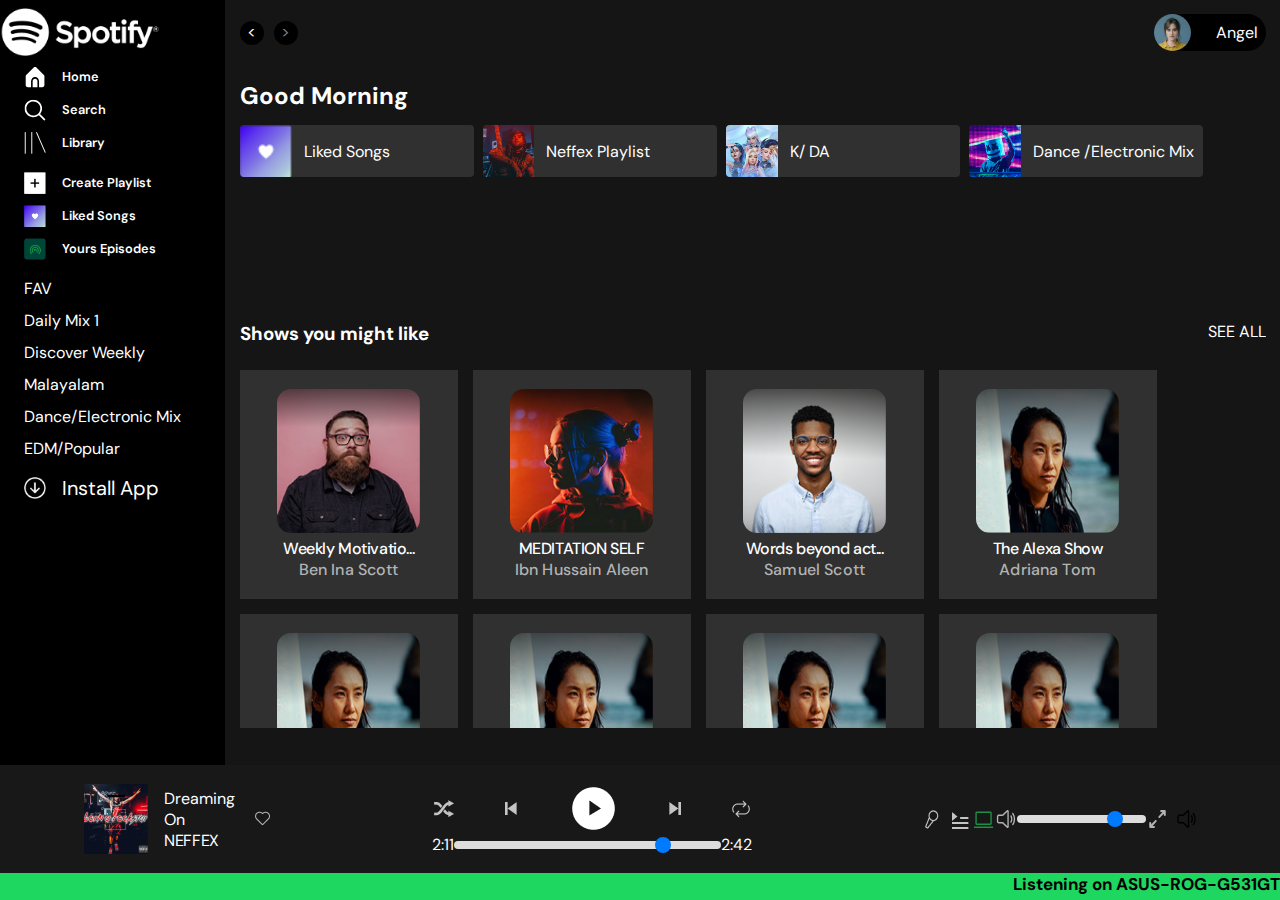
<file: index.html>
<!DOCTYPE html>
<html lang="en">

<head>
    <meta charset="UTF-8">
    <meta name="viewport" content="width=device-width, initial-scale=1.0">
    <link rel="stylesheet" href="style.css">
    <link rel="stylesheet" href="https://cdnjs.cloudflare.com/ajax/libs/font-awesome/6.4.0/css/all.min.css"
        integrity="sha512-iecdLmaskl7CVkqkXNQ/ZH/XLlvWZOJyj7Yy7tcenmpD1ypASozpmT/E0iPtmFIB46ZmdtAc9eNBvH0H/ZpiBw=="
        crossorigin="anonymous" referrerpolicy="no-referrer" />
    <title>My Spotify Clone</title>
</head>

<body>
    <main>
        <div class="container">
            <div class="sidebar">
                <img id="logoimg" src="./assets/Spotify logo.png" alt="Spotify-Logo">
                <div class="topicon sidedivs">
                    <div class="linkflex">
                        <img src="./assets/fi-ss-home.svg" alt="Home">
                        <a href="#">Home</a>
                    </div>
                    <div class="linkflex">
                        <img src="./assets/fi-rs-search.svg" alt="Search">
                        <a href="#">Search</a>
                    </div>
                    <div class="linkflex">
                        <img src="./assets/library.svg" alt="Library">
                        <a href="#">Library</a>
                    </div>
                </div>
                <div class="album sidedivs">
                    <div class="linkflex">
                        <!-- <img src="./assets/plus.png" alt="Home"> -->
                        <img src="./spotify-icons-imgs-main/spotify-icons-imgs-main/Icons/plus.png" alt="">
                        <a href="./playlist.html">Create Playlist</a>
                    </div>
                    <div class="linkflex" x>
                        <img src="./spotify-icons-imgs-main/spotify-icons-imgs-main/Icons/purpleheart.png" alt="">
                        <a href="#">Liked Songs</a>
                    </div>
                    <div class="linkflex" x>
                        <img src="./spotify-icons-imgs-main/spotify-icons-imgs-main/Icons/hotspot.png" alt="">
                        <a href="#">Yours Episodes</a>
                    </div>
                </div>
                <div class="favalbums sidedivs">
                    <a href="#"><p>FAV</p></a>
                    <a href="#">Daily Mix 1</a>
                    <a href="#">Discover Weekly</a>
                    <a href="#">Malayalam</a>
                    <a href="#">Dance/Electronic Mix</a>
                    <a href="#">EDM/Popular</a>
                    <!-- <a href="#">Daily Mix 1</a>
                    <a href="#">Discover Weekly</a>
                    <a href="#">Malayalam</a>
                    <a href="#">Dance/Electronic Mix</a>
                    <a href="#">EDM/Popular</a> -->
                </div>
                <div class="install sidedivs">
                    <div class="linkflex">
                        <img src="./assets/install.png" alt="Install App">
                        <button id="install-btn">Install App</button> 
                    </div>
                </div>
            </div>
            <div class="mainarea bg.ldark">
                    <div class="head">
                        <div class="greatless">
                            <div class="less"><</div>
                            <div class="great">></div>
                        </div>
                        <div class="user">
                            <img src="./assets/user2.png" alt="Userpic">
                            <div class="name">Angel <i class="fa-solid fa-caret-down"></i></div>
                        </div>
                    </div>
                        <div class="maincontent">
                            <div class="mainleft">
                                <h2 class="h2">Good Morning</h2>
                                <div class="midcards">
                                    <div class="mcard">
                                        <img class="simg"
                                            src="./spotify-icons-imgs-main/spotify-icons-imgs-main/Icons/purpleheart.png"
                                            alt="">
                                        <div class="mtext">Liked Songs</div>
                                    </div>
                                    <div class="mcard">
                                        <img class="simg"
                                            src="./spotify-icons-imgs-main/spotify-icons-imgs-main/Icons/imgs/man.png"
                                            alt="">
                                        <div class="mtext">Neffex Playlist</div>
                                    </div>
                                    <div class="mcard">
                                        <img class="simg"
                                            src="./spotify-icons-imgs-main/spotify-icons-imgs-main/Icons/imgs/KDA.png"
                                            alt="">
                                        <div class="mtext">K/ DA</div>
                                    </div>
                                    <div class="mcard">
                                        <img class="simg"
                                            src="./spotify-icons-imgs-main/spotify-icons-imgs-main/Icons/imgs/marshmellow.png"
                                            alt="">
                                        <div class="mtext">Dance /Electronic Mix</div>
                                    </div>
                                </div>
                                <div class="see">
                                    <h3 class="h2">Shows you might like</h3>
                                    <a href="playlist.html" target="_blank">SEE ALL</a>
                                </div>
                                <div class="btmcards">
                                    <div class="bcard">
                                        <div class="carditem">
                                            <img src="./spotify-icons-imgs-main/spotify-icons-imgs-main/Icons/imgs/Rectangle 21.png"
                                                alt="ArtistImage">
                                            <h5>Weekly Motivatio...</h5>
                                            <p>Ben Ina Scott</p>
                                        </div>
                                    </div>
                                    <div class="bcard">
                                        <div class="carditem">
                                            <img src="./spotify-icons-imgs-main/spotify-icons-imgs-main/Icons/imgs/Rectangle 22.png"
                                                alt="ArtistImage">
                                            <h5>MEDITATION SELF</h5>
                                            <p>Ibn Hussain Aleen</p>
                                        </div>
                                    </div>
                                    <div class="bcard">
                                        <div class="carditem">
                                            <img src="./spotify-icons-imgs-main/spotify-icons-imgs-main/Icons/imgs/Rectangle 23.png"
                                                alt="ArtistImage">
                                            <h5>Words beyond act...</h5>
                                            <p>Samuel Scott</p>
                                        </div>
                                    </div>
                                    <div class="bcard">
                                        <div class="carditem">
                                            <img src="./spotify-icons-imgs-main/spotify-icons-imgs-main/Icons/imgs/Rectangle 16.png"
                                                alt="ArtistImage">
                                            <h5>The Alexa Show</h5>
                                            <p>Adriana Tom</p>
                                        </div>
                                    </div>
                                    <div class="bcard">
                                        <div class="carditem">
                                            <img src="./spotify-icons-imgs-main/spotify-icons-imgs-main/Icons/imgs/Rectangle 16.png"
                                                alt="ArtistImage">
                                            <h5>The Alexa Show</h5>
                                            <p>Adriana Tom</p>
                                        </div>
                                    </div>
                                    <div class="bcard">
                                        <div class="carditem">
                                            <img src="./spotify-icons-imgs-main/spotify-icons-imgs-main/Icons/imgs/Rectangle 16.png"
                                                alt="ArtistImage">
                                            <h5>The Alexa Show</h5>
                                            <p>Adriana Tom</p>
                                        </div>
                                    </div>
                                    <div class="bcard">
                                        <div class="carditem">
                                            <img src="./spotify-icons-imgs-main/spotify-icons-imgs-main/Icons/imgs/Rectangle 16.png"
                                                alt="ArtistImage">
                                            <h5>The Alexa Show</h5>
                                            <p>Adriana Tom</p>
                                        </div>
                                    </div>
                                    <div class="bcard">
                                        <div class="carditem">
                                            <img src="./spotify-icons-imgs-main/spotify-icons-imgs-main/Icons/imgs/Rectangle 16.png"
                                                alt="ArtistImage">
                                            <h5>The Alexa Show</h5>
                                            <p>Adriana Tom</p>
                                        </div>
                                    </div>
                                    <div class="bcard">
                                        <div class="carditem">
                                            <img src="./spotify-icons-imgs-main/spotify-icons-imgs-main/Icons/imgs/Rectangle 21.png"
                                                alt="ArtistImage">
                                            <h5>Weekly Motivatio...</h5>
                                            <p>Ben Ina Scott</p>
                                        </div>
                                    </div>
                                    <div class="bcard">
                                        <div class="carditem">
                                            <img src="./spotify-icons-imgs-main/spotify-icons-imgs-main/Icons/imgs/Rectangle 21.png"
                                                alt="ArtistImage">
                                            <h5>Weekly Motivatio...</h5>
                                            <p>Ben Ina Scott</p>
                                        </div>
                                    </div>
                                    <div class="bcard">
                                        <div class="carditem">
                                            <img src="./spotify-icons-imgs-main/spotify-icons-imgs-main/Icons/imgs/Rectangle 21.png"
                                                alt="ArtistImage">
                                            <h5>Weekly Motivatio...</h5>
                                            <p>Ben Ina Scott</p>
                                        </div>
                                    </div>
                                </div>

                            </div>
                        </div>
                    </div>
                </div>
                <div class="foot">
                    <div class="player">
                        <div class="playerleft">
                            <img src="./spotify-icons-imgs-main/spotify-icons-imgs-main/Icons/imgs/playing-img.png"
                                alt="Played Song">
                            <div class="playedtext">
                                <div class="textonly">
                                    <p>Dreaming On</p>
                                    <p id="singer">NEFFEX</p>
                                </div>
                                <img src="./spotify-icons-imgs-main/spotify-icons-imgs-main/Icons/heart.png"
                                    alt="Liked">
                            </div>
                        </div>
                        <div class="playermid">
                            <div class="midup">
                                <img src="./spotify-icons-imgs-main/spotify-icons-imgs-main/Icons/shuffle.png"
                                    alt="shuffle">
                                <img src="./spotify-icons-imgs-main/spotify-icons-imgs-main/Icons/previous.png"
                                    alt="previous">
                                <img src="./spotify-icons-imgs-main/spotify-icons-imgs-main/Icons/gridicons_play.png"
                                    alt="play">
                                <img src="./spotify-icons-imgs-main/spotify-icons-imgs-main/Icons/next.png"
                                    alt="next">
                                <img src="./spotify-icons-imgs-main/spotify-icons-imgs-main/Icons/loop.png" alt="loop">
                            </div>
                            <div class="middown">
                                <p>2:11</p>
                                <!-- <img src="./spotify-icons-imgs-main/spotify-icons-imgs-main/Icons/big-music-bar.png"
                                    alt="music bar">
                                <img src="./spotify-icons-imgs-main/spotify-icons-imgs-main/Icons/music-bar.png" alt=""> -->
                                <input type="range" id="musicid" name="music" min="0" max="100" value="80">
                                <p>2:42</p>
                            </div>
                        </div>
                        <div class="playerright">
                            <img class="rytmic" src="./spotify-icons-imgs-main/spotify-icons-imgs-main/Icons/microphone.png"
                                alt="microphone">
                            <img class="rytmic" src="./spotify-icons-imgs-main/spotify-icons-imgs-main/Icons/query-queue.png"
                                alt="query-queue">
                            <img class="rytmic" src="./spotify-icons-imgs-main/spotify-icons-imgs-main/Icons/carbon_laptop.png"
                                alt="carbon_laptop">
                            <img src="./spotify-icons-imgs-main/spotify-icons-imgs-main/Icons/speaker-white.png"
                                alt="speaker-white">
                            <!-- <img src="./spotify-icons-imgs-main/spotify-icons-imgs-main/Icons/volume-bar.png"
                                alt="volume-bar"> -->
                            <input type="range" class="rytmic" id="volumid" name="volume" min="0" max="100" value="80">
                            <img class="rytmic" src="./spotify-icons-imgs-main/spotify-icons-imgs-main/Icons/strech-speaker.png"
                                alt="strech-speaker">
                        </div>
                    </div>
                    <p id="foottext">Listening on ASUS-ROG-G531GT</p>
                </div>
    </main>

</body>

</html>
</file>
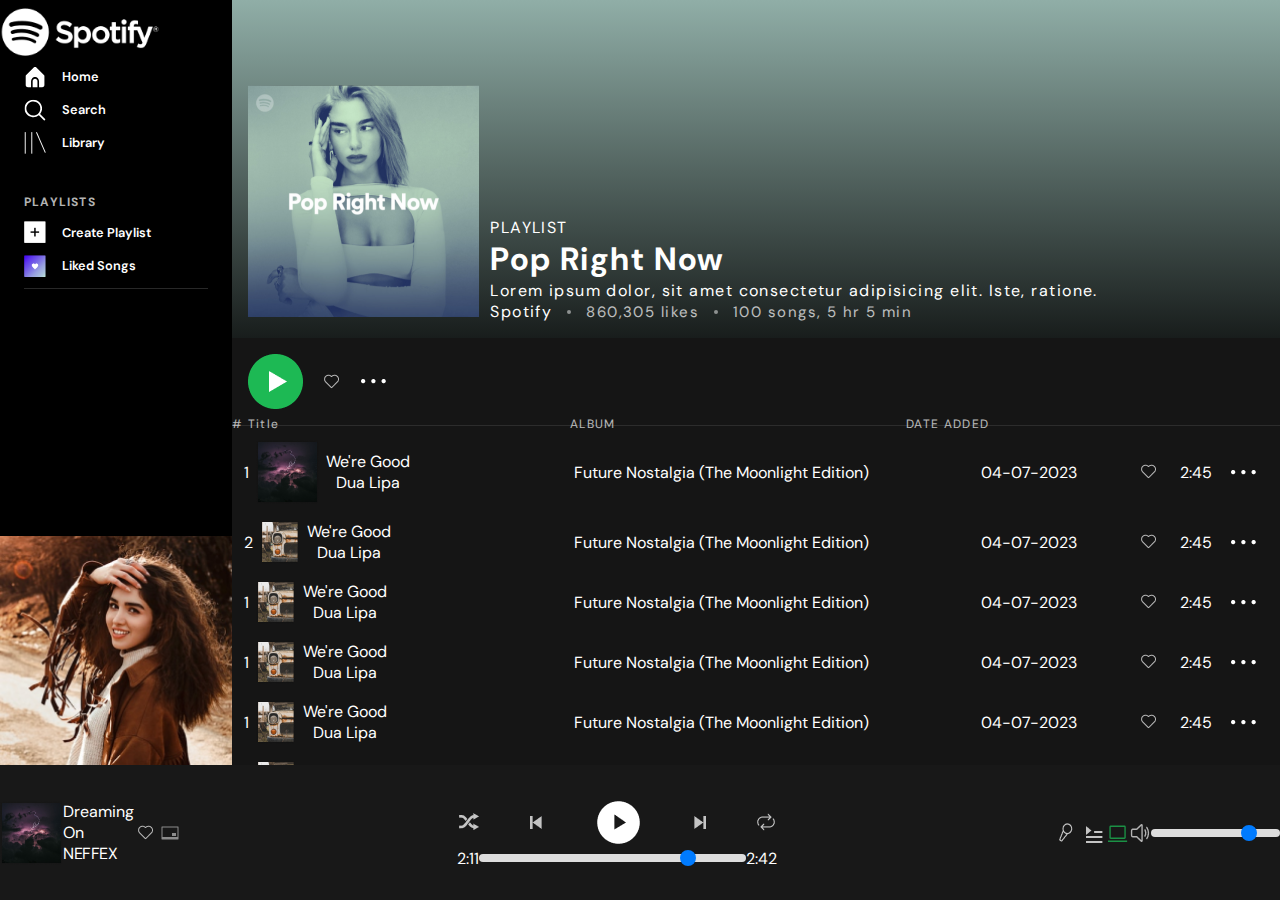
<file: playlist.html>
<!DOCTYPE html>
<html lang="en">

<head>
    <meta charset="UTF-8">
    <meta name="viewport" content="width=device-width, initial-scale=1.0">
    <link rel="stylesheet" href="style.css">
    <link rel="stylesheet" href="style2.css">
    <link rel="stylesheet" href="https://cdnjs.cloudflare.com/ajax/libs/font-awesome/6.4.0/css/all.min.css"
        integrity="sha512-iecdLmaskl7CVkqkXNQ/ZH/XLlvWZOJyj7Yy7tcenmpD1ypASozpmT/E0iPtmFIB46ZmdtAc9eNBvH0H/ZpiBw=="
        crossorigin="anonymous" referrerpolicy="no-referrer" />
    <title>Spotify Clone</title>
</head>

<body>
    <main>
        <div class="container">
            <div class="sidebar">
                <img id="logoimg" src="./assets/Spotify logo.png" alt="Spotify-Logo">
                <div class="topicon sidedivs">
                    <div class="linkflex">
                        <img src="./assets/fi-ss-home.svg" alt="Home">
                        <a href="./index.html">Home</a>
                    </div>
                    <div class="linkflex">
                        <img src="./assets/fi-rs-search.svg" alt="Search">
                        <a href="#">Search</a>
                    </div>
                    <div class="linkflex">
                        <img src="./assets/library.svg" alt="Library">
                        <a href="#">Library</a>
                    </div>
                </div>
                <br>
            
                <div class="album sidedivs" id="album-playlist">
                    <p>PLAYLISTS</p>
                    <div class="linkflex">
                        <!-- <img src="./assets/plus.png" alt="Home"> -->
                        <img src="./spotify-icons-imgs-main/spotify-icons-imgs-main/Icons/plus.png" alt="">
                        <a href="#">Create Playlist</a>
                    </div>
                    <div class="linkflex" x>
                        <img src="./spotify-icons-imgs-main/spotify-icons-imgs-main/Icons/purpleheart.png" alt="">
                        <a href="#">Liked Songs</a>
                    </div>
                    <div class="horizontal-line"></div>
                    <!-- <div class="linkflex" x>
                        <img src="./spotify-icons-imgs-main/spotify-icons-imgs-main/Icons/hotspot.png" alt="">
                        <a href="#">Liked Songs</a>
                    </div> -->
                </div>
                <img id="albumart-playlist" src="./spotify-icons-imgs-main/spotify-icons-imgs-main/Icons/imgs/album art.png" alt="AlbumArt Pic">
            </div>
            <div class="mainarea-playlist bg.ldark">
                    <div class="top-one">
                        <div class="genre-img">
                            <img src="./spotify-icons-imgs-main/spotify-icons-imgs-main/Icons/imgs/pop-rn.png" alt="Genre Playlist Image">
                        </div>
                        <div class="genre-text">
                            <p>PLAYLIST</p>
                            <H1>Pop Right Now</H1>
                            <p>Lorem ipsum dolor, sit amet consectetur adipisicing elit. Iste, ratione.</p>
                            <div class="genre-foot">
                                <div class="spoti">Spotify</div>
                                <svg class="genre-short-text" xmlns="http://www.w3.org/2000/svg" width="4" height="4" viewBox="0 0 4 4" fill="none">
                                    <circle opacity="0.7" cx="2" cy="2" r="2" fill="white"/>
                                  </svg>
                                  <div class="likes genre-short-text">860,305 likes</div>
                                  <svg class="genre-short-text" xmlns="http://www.w3.org/2000/svg" width="4" height="4" viewBox="0 0 4 4" fill="none">
                                    <circle opacity="0.7" cx="2" cy="2" r="2" fill="white"/>
                                  </svg>
                                  <div class="genre-info genre-short-text">100 songs, 5 hr 5 min</div>
                            </div>
                        </div>
                    </div>
                    <div class="top-second">
                        <div class="btns">
                            <img id="pl-btns" src="./spotify-icons-imgs-main/spotify-icons-imgs-main/Icons/play.png" alt="Play">
                            <img src="./spotify-icons-imgs-main/spotify-icons-imgs-main/Icons/heart.png" alt="Like-Playlist">
                            <img src="./spotify-icons-imgs-main/spotify-icons-imgs-main/Icons/three-dot.png" alt="More-Options">
                        </div>
                    </div>
                    <div class="top-third">
                        <div class="bor"></div>
                        <div class="table-heads">
                            <div class="heads-text">
                                #  Title
                            </div>
                            <div class="heads-text">
                                ALBUM
                            </div>
                            <div class="heads-text">
                                DATE ADDED
                            </div>
                            <div class="heads-text">
                                
                            </div>
                        </div>
                    </div>
                    <div class="table-wrapper">
                        <table class="custom-table">
                          <tr>
                            <td>
                                <p>1</p>
                                <img src="./spotify-icons-imgs-main/spotify-icons-imgs-main/Icons/imgs/Rectangle 9.png" alt="SongImage">
                                <div class="songdetails">
                                    <div class="songname">We're Good</div>
                                    <div class="author">Dua Lipa</div>
                                </div>
                            </td>
                            <td>Future Nostalgia (The Moonlight Edition)</td>
                            <td>04-07-2023</td>
                            <td>
                                <div class="moreMenu">
                                    <img src="./spotify-icons-imgs-main/spotify-icons-imgs-main/Icons/heart.png" alt="LikeSong">
                                    <p>2:45</p>
                                    <img src="./spotify-icons-imgs-main/spotify-icons-imgs-main/Icons/three-dot.png" alt="More-Options">
                                </div>
                            </td>
                          </tr>
                          <tr>
                            <td>
                                <p>2</p>
                                <img src="./spotify-icons-imgs-main/spotify-icons-imgs-main/Icons/list img.png" alt="SongImage">
                                <div class="songdetails">
                                    <div class="songname">We're Good</div>
                                    <div class="author">Dua Lipa</div>
                                </div>
                            </td>
                            <td>Future Nostalgia (The Moonlight Edition)</td>
                            <td>04-07-2023</td>
                            <td>
                                <div class="moreMenu">
                                    <img src="./spotify-icons-imgs-main/spotify-icons-imgs-main/Icons/heart.png" alt="LikeSong">
                                    <p>2:45</p>
                                    <img src="./spotify-icons-imgs-main/spotify-icons-imgs-main/Icons/three-dot.png" alt="More-Options">
                                </div>
                            </td>
                          </tr>
                          <tr>
                            <td>
                                <p>1</p>
                                <img src="./spotify-icons-imgs-main/spotify-icons-imgs-main/Icons/list img.png" alt="SongImage">
                                <div class="songdetails">
                                    <div class="songname">We're Good</div>
                                    <div class="author">Dua Lipa</div>
                                </div>
                            </td>
                            <td>Future Nostalgia (The Moonlight Edition)</td>
                            <td>04-07-2023</td>
                            <td>
                                <div class="moreMenu">
                                    <img src="./spotify-icons-imgs-main/spotify-icons-imgs-main/Icons/heart.png" alt="LikeSong">
                                    <p>2:45</p>
                                    <img src="./spotify-icons-imgs-main/spotify-icons-imgs-main/Icons/three-dot.png" alt="More-Options">
                                </div>
                            </td>
                          </tr>
                          <tr>
                            <td>
                                <p>1</p>
                                <img src="./spotify-icons-imgs-main/spotify-icons-imgs-main/Icons/list img.png" alt="SongImage">
                                <div class="songdetails">
                                    <div class="songname">We're Good</div>
                                    <div class="author">Dua Lipa</div>
                                </div>
                            </td>
                            <td>Future Nostalgia (The Moonlight Edition)</td>
                            <td>04-07-2023</td>
                            <td>
                                <div class="moreMenu">
                                    <img src="./spotify-icons-imgs-main/spotify-icons-imgs-main/Icons/heart.png" alt="LikeSong">
                                    <p>2:45</p>
                                    <img src="./spotify-icons-imgs-main/spotify-icons-imgs-main/Icons/three-dot.png" alt="More-Options">
                                </div>
                            </td>
                          </tr>
                          <tr>
                            <td>
                                <p>1</p>
                                <img src="./spotify-icons-imgs-main/spotify-icons-imgs-main/Icons/list img.png" alt="SongImage">
                                <div class="songdetails">
                                    <div class="songname">We're Good</div>
                                    <div class="author">Dua Lipa</div>
                                </div>
                            </td>
                            <td>Future Nostalgia (The Moonlight Edition)</td>
                            <td>04-07-2023</td>
                            <td>
                                <div class="moreMenu">
                                    <img src="./spotify-icons-imgs-main/spotify-icons-imgs-main/Icons/heart.png" alt="LikeSong">
                                    <p>2:45</p>
                                    <img src="./spotify-icons-imgs-main/spotify-icons-imgs-main/Icons/three-dot.png" alt="More-Options">
                                </div>
                            </td>
                          </tr>
                          <tr>
                            <td>
                                <p>1</p>
                                <img src="./spotify-icons-imgs-main/spotify-icons-imgs-main/Icons/list img.png" alt="SongImage">
                                <div class="songdetails">
                                    <div class="songname">We're Good</div>
                                    <div class="author">Dua Lipa</div>
                                </div>
                            </td>
                            <td>Future Nostalgia (The Moonlight Edition)</td>
                            <td>04-07-2023</td>
                            <td>
                                <div class="moreMenu">
                                    <img src="./spotify-icons-imgs-main/spotify-icons-imgs-main/Icons/heart.png" alt="LikeSong">
                                    <p>2:45</p>
                                    <img src="./spotify-icons-imgs-main/spotify-icons-imgs-main/Icons/three-dot.png" alt="More-Options">
                                </div>
                            </td>
                          </tr>
                          <tr>
                            <td>
                                <p>1</p>
                                <img src="./spotify-icons-imgs-main/spotify-icons-imgs-main/Icons/list img.png" alt="SongImage">
                                <div class="songdetails">
                                    <div class="songname">We're Good</div>
                                    <div class="author">Dua Lipa</div>
                                </div>
                            </td>
                            <td>Future Nostalgia (The Moonlight Edition)</td>
                            <td>04-07-2023</td>
                            <td>
                                <div class="moreMenu">
                                    <img src="./spotify-icons-imgs-main/spotify-icons-imgs-main/Icons/heart.png" alt="LikeSong">
                                    <p>2:45</p>
                                    <img src="./spotify-icons-imgs-main/spotify-icons-imgs-main/Icons/three-dot.png" alt="More-Options">
                                </div>
                            </td>
                          </tr>
                          <tr>
                            <td>
                                <p>1</p>
                                <img src="./spotify-icons-imgs-main/spotify-icons-imgs-main/Icons/list img.png" alt="SongImage">
                                <div class="songdetails">
                                    <div class="songname">We're Good</div>
                                    <div class="author">Dua Lipa</div>
                                </div>
                            </td>
                            <td>Future Nostalgia (The Moonlight Edition)</td>
                            <td>04-07-2023</td>
                            <td>
                                <div class="moreMenu">
                                    <img src="./spotify-icons-imgs-main/spotify-icons-imgs-main/Icons/heart.png" alt="LikeSong">
                                    <p>2:45</p>
                                    <img src="./spotify-icons-imgs-main/spotify-icons-imgs-main/Icons/three-dot.png" alt="More-Options">
                                </div>
                            </td>
                          </tr>
                          
                          <!-- Add more rows as needed -->
                        </table>
                      </div>
                      
                </div>
                <div class="foot-playlist">
                    <div class="player-playlist">
                        <div class="playerleft-playlist">
                            <img src="./spotify-icons-imgs-main/spotify-icons-imgs-main/Icons/imgs/Rectangle 9.png"
                                alt="Played Song">
                            <div class="playedtext-playlist">
                                <div class="textonly-playlist">
                                    <p>Dreaming On</p>
                                    <p id="singer">NEFFEX</p>
                                </div>
                                <img src="./spotify-icons-imgs-main/spotify-icons-imgs-main/Icons/heart.png"
                                    alt="Liked">
                                <img src="./spotify-icons-imgs-main/spotify-icons-imgs-main/Icons/pip.png" alt="Picture-in-Picture">
                            </div>
                        </div>
                        <div class="playermid-playlist">
                            <div class="midup-playlist">
                                <img src="./spotify-icons-imgs-main/spotify-icons-imgs-main/Icons/shuffle.png"
                                    alt="shuffle">
                                <img src="./spotify-icons-imgs-main/spotify-icons-imgs-main/Icons/previous.png"
                                    alt="previous">
                                <img src="./spotify-icons-imgs-main/spotify-icons-imgs-main/Icons/gridicons_play.png"
                                    alt="play">
                                <img src="./spotify-icons-imgs-main/spotify-icons-imgs-main/Icons/next.png"
                                    alt="next">
                                <img src="./spotify-icons-imgs-main/spotify-icons-imgs-main/Icons/loop.png" alt="loop">
                            </div>
                            <div class="middown-playlist">
                                <p>2:11</p>
                                <input type="range" id="musicid" name="music" min="0" max="100" value="80">
                                <p>2:42</p>
                            </div>
                        </div>
                        <div class="playerright-playlist">
                            <img class="rytmic" src="./spotify-icons-imgs-main/spotify-icons-imgs-main/Icons/microphone.png"
                                alt="microphone">
                            <img class="rytmic" src="./spotify-icons-imgs-main/spotify-icons-imgs-main/Icons/query-queue.png"
                                alt="query-queue">
                            <img class="rytmic" src="./spotify-icons-imgs-main/spotify-icons-imgs-main/Icons/carbon_laptop.png"
                                alt="carbon_laptop">
                            <img class="rytmic" src="./spotify-icons-imgs-main/spotify-icons-imgs-main/Icons/speaker-white.png"
                                alt="speaker-white">
                            <input type="range" id="volumid" name="volume" min="0" max="100" value="80">
                        </div>
                    </div>
                </div>
    </main>

</body>

</html>
</file>
<file: style.css>
@import url('https://fonts.googleapis.com/css2?family=DM+Sans:opsz,wght@9..40,300&family=Delicious+Handrawn&display=swap');


* {
    margin: 0;
    padding: 0;

    color: white;
    font-family: DM sans;
}

.container {
    display: flex;
    flex: 1;
    overflow: hidden;
    background-color: black;
    height: 85vh;
    

}

.mainarea {
    flex: 0.82;
    padding: .9em;
    background-color: rgb(21, 21, 21);
    height: 100%;
}

.sidebar {
    flex: 0.18;
    position: relative;
    background-color: black;
    display: flex;
    flex-direction: column;
    gap:0.1rem;
    height: 100%;
    /* flex-wrap: wrap; */

}
#install-btn{
    background-color: transparent;
    border: none !important;
    font-size: 20px;
}
#install-btn:hover{
    cursor: pointer;
}

#logoimg {
    width: 10rem;
    height: 3rem;
    margin-bottom: 0.5rem;
    margin-TOP: 0.5rem;
}

.topicons {
    display: flex;
    flex-direction: column;
    /* gap: 1rem; */
    /* padding: 1rem 1.5rem;
    margin-bottom: 0.5rem; */

    border-radius: 0.5rem;
}

.sidedivs {
    display: flex;
    flex-direction: column;
    gap: 0.7rem;
    margin-bottom: 16px;
    padding-inline: 1.5rem;
}

.linkflex {
    display: flex;
    justify-content: flex-start;
    gap: 1rem;
    align-items: center;
    font-weight: 600;
    font-size: 0.8rem;
    cursor: pointer;
    height: 1.375rem;
}
.linkflex>img{
    height: 1.375rem;
    width: 1.375rem;
}
.linkflex:hover {
    opacity: 1;
    transition: all 0.3s;
    background-color: rgb(40,40,40);
}

.albumicons {
    width: 1rem;
    height: 1rem;
    background-color: white !important;
    align-items: center;
    text-align: center;
    display: flex;
    justify-content: center;
    border-radius: 0.0625rem;
}

#gradient {
    background: linear-gradient(135deg, #4000F4 0%, #603AED 22.48%, #7C6EE6 46.93%, #979FE1 65.71%, #A2B3DE 77.68%, #ADC8DC 88.93%, #C0ECD7 100%);
}

#color {
    border-radius: 0.3125rem;
    background: #004638;
}

p {
    color: #FFF;
    font-family: DM sans;
    font-size: 1.1875re font-weight: 700;
}

a {
    text-decoration: none;
    color: white;
}

.head {
    display: flex;
    margin-bottom: 1.8rem;
    justify-content: space-between;
    align-items: center;
    /* background-color: rgb(21, 21, 21); */
}

.greatless {
    display: flex;
    gap: 10px;
    /* background-color: rgb(21, 21, 21); */
}

.great,
.less {
    border-radius: 50%;
    width: 24px;
    height: 24px;
    background-color: black !important;

    text-align: center;
    align-items: center;
}

.less {
    color: white;
}

.great {
    color: grey;
}

.user {
    display: flex;

    border-radius: 20px 20px 20px 20px;
    align-items: center;
    justify-content: space-between;
    background-color: black !important;
    width: 7rem;
}

.user>img {
    width: 2.3125rem;
    height: 2.3125rem;
    border-radius: 2.3125rem;

}

.name {
    margin-right: 0.5rem;
}


.maincontent {
    display: flex;
    justify-content: space-around;

}

.mainleft {
    flex: 1;
    overflow-y: scroll;
    height: 72vh;
}
.mainleft::-webkit-scrollbar {
    display: none;
    /* for Chrome, Safari, and Opera */
  }

.see{
    display: flex;
    justify-content: space-between;
}
  .bg-ldark {
    background-color: rgb(21, 21, 21) !important;
}

.bg-black {
    background-color: black !important;
}
.midcards{
    display: flex;
    flex-wrap: wrap;
    overflow-y: scroll;
    height: 28%;
    margin: 14px 0px;
}
.midcards::-webkit-scrollbar{
    display: none;
}

.mcard {
    display: flex;
    width: 14.625rem;
    height: 3.25rem;
    background-color: rgb(48, 48, 48);
    align-items: center;
    border-radius: 0.25rem;
    overflow: hidden;
    flex-wrap: wrap;
    margin: 0px 9px 9px 0px;
}

.mtext {
    margin-left: 12px;
}
.simg{
    height: 100%;
}
.see{
    margin-bottom: 1.5rem;
}
.btmcards{
    display: flex;
    flex-wrap: wrap;
}
.bcard{
    width: 200px;
    /* height: fit-content; */
    padding: 9px;
    display: flex;
    flex-direction: columns;
    justify-content: space-around;
    background-color: rgb(48, 48, 48);
    margin: 0px 15px 15px 0px;
    text-align: center;
    
}
.carditem{
    padding-top:10px ;
    padding-bottom:10px ;
}
.bcard:hover{
    box-shadow: 0px 2px 04px rgb(230, 212, 212);
}
.mcard:hover{
    box-shadow: 0px 2px 04px rgb(230, 212, 212);
}

.carditem>img{
    border-radius: 0.875rem;

width: 8.98613rem;
height: 8.9955rem;

}
.carditem>p{
    color: #B3B3B3;
font-family: DM Sans;
font-weight: 500;
line-height: normal;
letter-spacing: 0.00938rem;
}
.carditem>h5{
    color: #FFF;
font-family: DM Sans;
font-size: 1rem;
font-weight: 500;
letter-spacing: -0.02625rem;
}
.foot{
    
    position: fixed !important;
    bottom: 0;
    width: 100%;
    height: 15vh;
    background-color: rgb(30, 215, 96);
    
}
.playerleft{
    display: flex;
    justify-content: space-between;
    align-items: center;
    width: 14%;
    gap: 1rem;

}
.playedtext{
    display: flex;
    justify-content: center;
    align-items: center;
    gap: 1rem;
}
#singer{
    color: #FFF;
    font-family: DM Sans;
    letter-spacing: -0.02625rem;
}
.midup{
    display: flex;
    justify-content: space-between;
    align-items: center;
    width: 20rem;
}
.playermid{
    display: flex;
    flex-direction: column;
    align-items: center;
}
.middown{
    display: flex;
    justify-content: space-between;
    align-items: center;
    width: 20rem;

}
.middown>img{
    height: 5px;
    width: 22.125rem;
}
.playerright{
    display: flex;
    justify-content: space-around;
    align-items: center;
}
.player{
    height: 80%;
    display: flex;
    justify-content: space-around;
    align-items: center;
    background-color: rgb(24, 24, 24);
    
}
#foottext{
    color: #000;
font-family: DM Sans;
font-size: 1.0625rem;
font-style: normal;
font-weight: 700;
line-height: normal;
    text-align: right;
}




/* ----------------------Playlist CSS---------------------- */

/* Style the range input track */
input[type="range"] {
    -webkit-appearance: none; /* Remove default styles on WebKit/Blink */
    width: 100%; /* Full-width */
    height: 8px; /* Height of the track */
    background-color: #ddd; /* Default background color of the track */
    border-radius: 4px; /* Rounded corners */
    outline: none; /* Remove the outline on focus */
  }
  
  /* Style the range input thumb (slider handle) */
  input[type="range"]::-webkit-slider-thumb {
    -webkit-appearance: none; /* Remove default styles on WebKit/Blink */
    appearance: none; /* Remove default styles on other browsers */
    width: 16px;
    height: 16px; 
    background-color: #007bff;
    border: 2px solid #007bff;
    border-radius: 50%;
    cursor: pointer; /* Show a pointer cursor on hover */
  }
  
  /* Style the range input thumb on hover */
  input[type="range"]::-webkit-slider-thumb:hover {
    background-color: #0056b3; /* Thumb background color on hover */
  }
  
  /* Style the range input thumb on active */
  input[type="range"]::-webkit-slider-thumb:active {
    background-color: #003e80; /* Thumb background color when pressed */
  }
  
/* Large screens */
@media (min-width: 1200px) {
    /* .sidebar{
        gap:2rem;
    } */
}

/* Medium screens */
@media (min-width: 768px) and (max-width: 1199px) {
    #logoimg{
        width: 7rem;
        height: 2rem;
    }
    .foot-song-img{
        height: 62px;
    }
    .sidedivs, .favalbums{
        gap:0.3rem;
    }
}

/* Small screens */
@media (min-width: 426px) and (max-width: 767px) {
    .midup, .middown{
        width: 12rem;
    }
    .rytmic:nth-child(1){
        display: none;
    }
    .rytmic:nth-child(2){
        display: none;
    }
    .rytmic:nth-child(3){
        display: none;
    }
    .rytmic:nth-child(5){
        display: none;
    }
    .rytmic:nth-child(6){
        display: none;
    }
    .textonly{
        display: none;
    }
    .sidedivs{
        gap:0.1rem;
    }
    .sidebar{
        gap:0rem;
    }
    
}
@media (max-width: 425px) {
    .midup, .middown{
        width: 12rem;
    }
    .rytmic:nth-child(1){
        display: none;
    }
    .rytmic:nth-child(2){
        display: none;
    }
    .rytmic:nth-child(3){
        display: none;
    }
    .rytmic:nth-child(5){
        display: none;
    }
    .rytmic:nth-child(6){
        display: none;
    }
    .textonly{
        display: none;
    }
    
    .sidedivs{
        gap:0.1rem;
    }
    .sidebar{
        gap:0rem;
    }
    .h2, .see>a{
        font-size: 14px;
    }
}
</file>
<file: style2.css>
@import url('https://fonts.googleapis.com/css2?family=DM+Sans:opsz,wght@9..40,300&family=Delicious+Handrawn&display=swap');


* {
    margin: 0;
    padding: 0;

    color: white;
    font-family: DM sans;
}

.horizontal-line{
    width: 184px;
height: 1px;
color: #282828  ;
background: #282828;
}

.top-one {
    background: linear-gradient(180deg, #90AEA7 0%, #000 120%);
    height: 40%;
    display: flex;
    padding: 1rem;
    display: flex;
    align-items: flex-end;
    gap: 0.7rem;

}
#album-playlist>p{
    color: #B3B3B3;
font-size: 0.75rem;

font-weight: 700;
line-height: 1rem; /* 133.333% */
letter-spacing: 0.075rem;
text-transform: uppercase;
}
#albumart-playlist{
    width: 100%;
    position: absolute;
    bottom: 0;
    top: 1;
    height: 30%;
}
.mainarea-playlist {
    background-color: rgb(21, 21, 21);
    flex: 0.82;
    background-color: rgb(21, 21, 21);
    height: 100%;
}

.foot-playlist {

    position: fixed !important;
    bottom: 0;
    width: 100%;
    height: 15vh;
    background-color: rgb(30, 215, 96);

}

.playerleft-playlist {
    display: flex;
    justify-content: space-between;
    align-items: center;
    width: 14%;

}

.playedtext-playlist {
    display: flex;
    justify-content: center;
    align-items: center;
}

#singer-playlist {
    color: #FFF;
    font-family: DM Sans;
    letter-spacing: -0.02625rem;
}

.midup-playlist {
    display: flex;
    justify-content: space-between;
    align-items: center;
    width: 20rem;
}

.playermid-playlist {
    display: flex;
    flex-direction: column;
    align-items: center;
}

.middown-playlist {
    display: flex;
    justify-content: space-between;
    align-items: center;
    width: 20rem;

}

.middown-playlist>img {
    height: 5px;
    width: 22.125rem;
}


.playerright-playlist {
    display: flex;
    justify-content: space-around;
    align-items: center;
}

.player-playlist {
    height: 100%;
    display: flex;
    justify-content: space-between;
    align-items: center;
    background-color: rgb(24, 24, 24);
}

#foottext-playlist {
    color: #000;
    font-family: DM Sans;
    font-size: 1.0625rem;
    font-style: normal;
    font-weight: 700;
    line-height: normal;
    text-align: right;
}

.genre-foot {
    display: flex;
    align-items: center;
    gap: 0.9375rem;
}

.genre-short-text {
    color: #FFF;
    font-size: 0.9375rem;
    opacity: 0.699999988079071;
}

.genre-text {
    /* padding-top: 10.3125rem; */
    letter-spacing: 0.090rem;

}

.top-second {
    padding: 1rem;
}

.btns {
    display: flex;
    justify-content: space-between;
    align-items: center;
    width: 8.6rem;
}

.top-third {
    position: relative;
}

.bor {
    border-bottom: 1px solid white;
    opacity: 0.10000000149011612;


}

.table-heads {
    display: flex;
    justify-content: space-between;
    margin-top: -10px;
}

.heads-text {
    color: #FFF;
    font-size: 0.75rem;
    font-weight: 400;
    line-height: normal;
    letter-spacing: 0.0825rem;
    opacity: 0.699999988079071;
}

/* Table Wrapper */
.table-wrapper {
    width: 100%;
    overflow-x: auto;
    /* Enable horizontal scrolling for small screens if needed */
    overflow-y: scroll;
    height: 47%;
}
.table-wrapper::-webkit-scrollbar {
    display: none;
    /* for Chrome, Safari, and Opera */
  }
/* Table Styling */
.custom-table {
    width: 100%;
    border-collapse: collapse;
    /* Remove cell spacing */
}

.custom-table th,
.custom-table td {
    padding: 8px 12px;
}

.custom-table th {
    /* background-color: #f2f2f2; */
    font-weight: bold;
    text-align: left;
}

.custom-table tr {
    background-color: transparent;
}

.custom-table tr:hover {
    border-radius: 0.3125rem;
    background: #ffffff1c;

}
.custom-table tr td{
    
    text-align: center;
}

.custom-table tr :first-child{
    display: flex;
    align-items: center;
    gap: 7px;
    
}
.moreMenu{
    display: flex;
    justify-content: space-evenly;
    align-items: center;
}



/* Large screens */
@media (min-width: 1200px) {
    
}

/* Medium screens */
@media (min-width: 768px) and (max-width: 1199px) {
    #album-playlist{
        gap:0.7rem;
    } 
}

/* Small screens */
@media (min-width: 592px) and (max-width: 767px) {
    .midup, .middown{
        width: 12rem;
    }
    .rytmic:nth-child(1){
        display: none;
    }
    .rytmic:nth-child(2){
        display: none;
    }
    .rytmic:nth-child(3){
        display: none;
    }
    .rytmic:nth-child(5){
        display: none;
    }
    .rytmic:nth-child(6){
        display: none;
    }
    .textonly{
        display: none;
    }
    #volumid{
        display: none;
    }
    .custom-table tr td:nth-child(3){
        display: none !important;
    }
    .top-one{
        flex-direction: column;
        align-items: flex-start;
    }
    .genre-img>img{
        height: 105px;
        width: 105px;
    }
    .genre-text{
        font-size: 9px;
    }
    .table-heads div:nth-child(3){
        display: none !important;
    }
    td{
        font-size: 12px;
    }
    
}
@media (min-width: 320px) and (max-width:591px) {
    #pl-btns{
        width: 18px;
        height: 20px;
    }
    .btns{
        width: 4.6rem;
    }
    .genre-short-text{
        display: none;
    }
    .midup-playlist, .middown-playlist{
        width: 12rem;
    }
    .rytmic:nth-child(1){
        display: none;
    }
    .rytmic:nth-child(2){
        display: none;
    }
    .rytmic:nth-child(3){
        display: none;
    }
    .rytmic:nth-child(5){
        display: none;
    }
    .rytmic:nth-child(6){
        display: none;
    }
    .textonly-playlist{
        display: none;
    }
    .moreMenu{
        flex-direction: column;
    }
    #volumid{
        display: none;
    }
    .custom-table tr td:nth-child(3){
        display: none !important;
    }
    .top-one{
        flex-direction: column;
        align-items: flex-start;
    }
    .genre-img>img{
        height: 105px;
        width: 105px;
    }
    .genre-text{
        font-size: 9px;
    }
    .table-heads div:nth-child(3){
        display: none !important;
    }
    td{
        font-size: 12px;
    }
}
</file>
